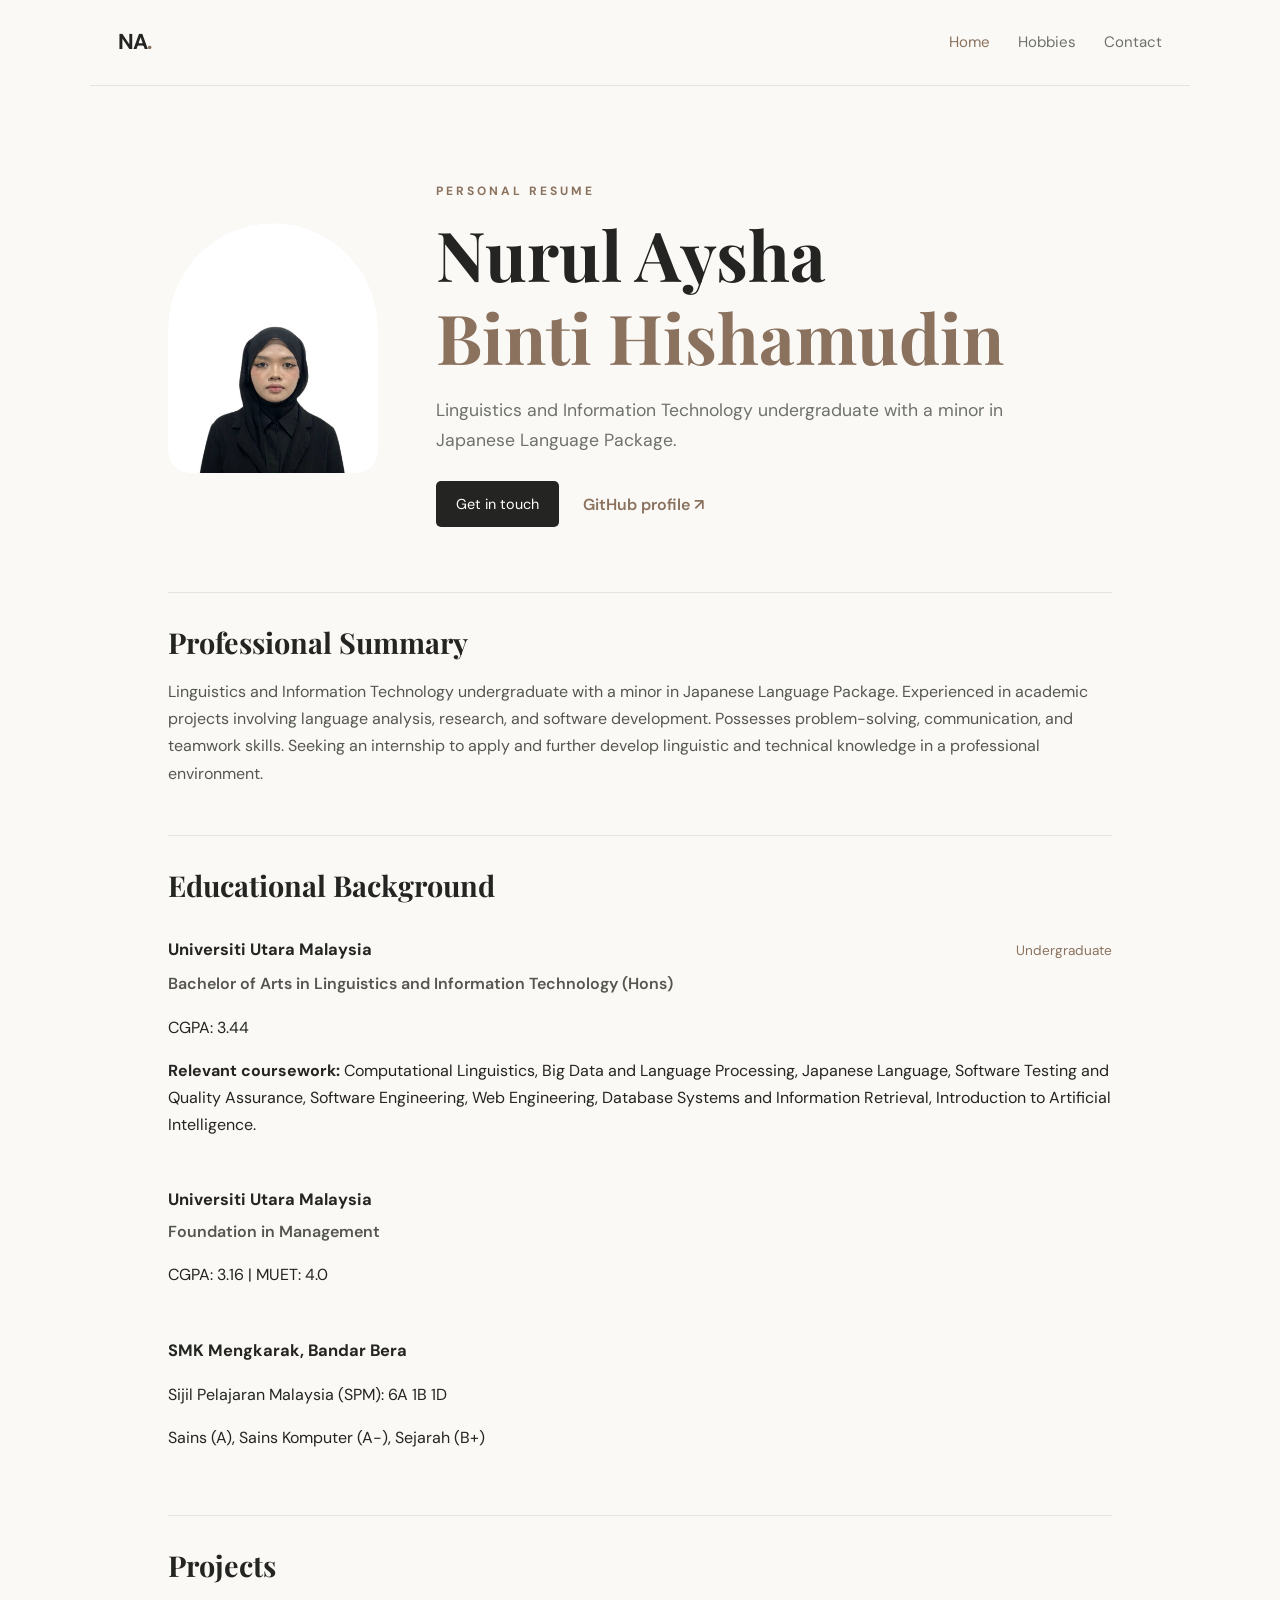
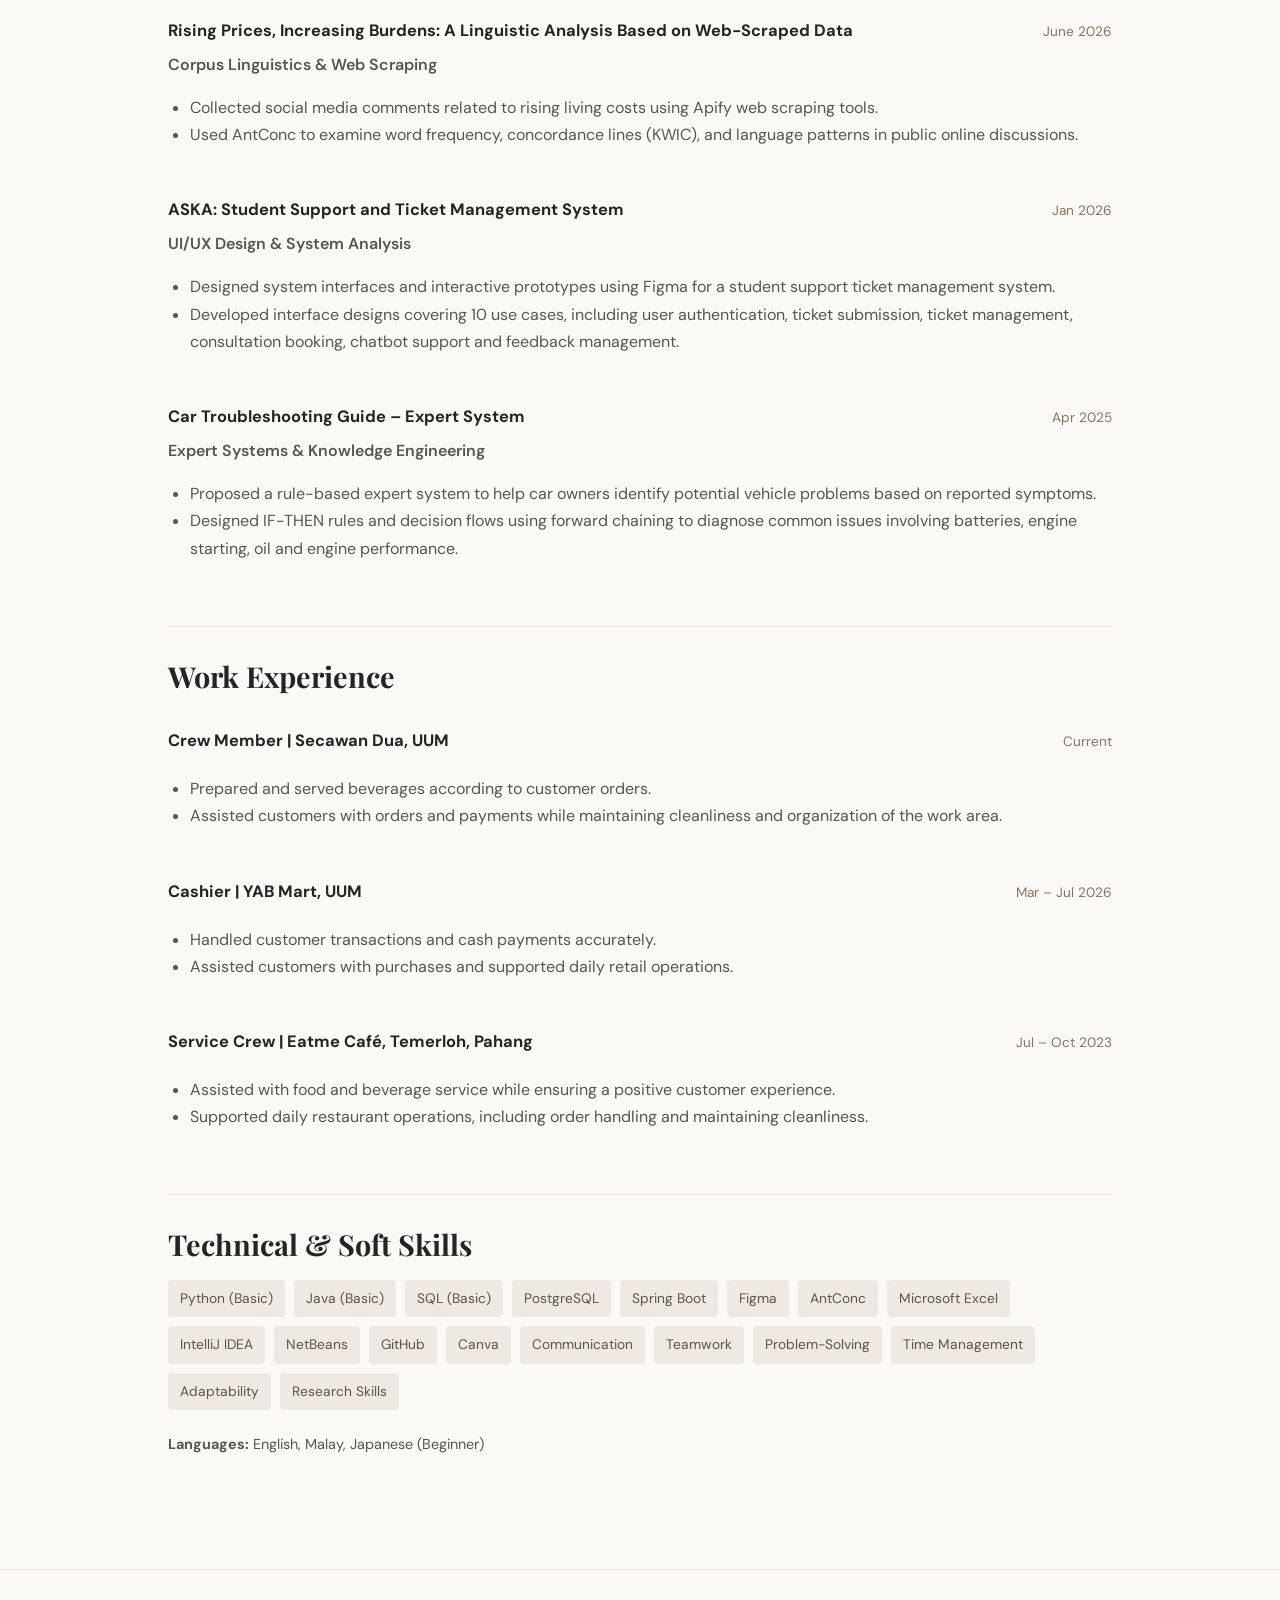
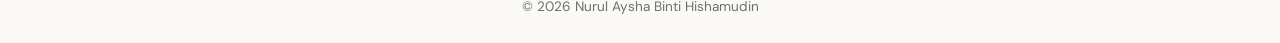
<file: index.html>
<!DOCTYPE html>
<html lang="en">
<head>
  <meta charset="UTF-8">
  <meta name="viewport" content="width=device-width, initial-scale=1.0">
  <title>Nurul Aysha | Resume</title>
  <link rel="stylesheet" href="style.css">
</head>
<body>
  <header class="site-header">
    <a class="brand" href="index.html">NA<span>.</span></a>
    <nav aria-label="Main navigation">
      <a class="active" href="index.html">Home</a>
      <a href="hobbies.html">Hobbies</a>
      <a href="contact.html">Contact</a>
    </nav>
  </header>

  <main class="container">
    <section class="hero">
      <div class="hero-photo"><img class="profile-photo" src="profile.jpeg" alt="Profile photo of Nurul Aysha"></div>
      <div>
        <p class="eyebrow">PERSONAL RESUME</p>
        <h1>Nurul Aysha<br><span>Binti Hishamudin</span></h1>
        <p class="intro">Linguistics and Information Technology undergraduate with a minor in Japanese Language Package.</p>
        <div class="hero-links">
          <a class="button" href="contact.html">Get in touch</a>
          <a class="text-link" href="https://github.com/ayshanurul68-mrt" target="_blank" rel="noopener">GitHub profile ↗</a>
        </div>
      </div>
    </section>

    <section class="section">
      <h2>Professional Summary</h2>
      <p>Linguistics and Information Technology undergraduate with a minor in Japanese Language Package. Experienced in academic projects involving language analysis, research, and software development. Possesses problem-solving, communication, and teamwork skills. Seeking an internship to apply and further develop linguistic and technical knowledge in a professional environment.</p>
    </section>

    <section class="section">
      <h2>Educational Background</h2>
      <article class="item">
        <div class="item-heading"><h3>Universiti Utara Malaysia</h3><span>Undergraduate</span></div>
        <p class="subheading">Bachelor of Arts in Linguistics and Information Technology (Hons)</p>
        <p>CGPA: 3.44</p>
        <p><strong>Relevant coursework:</strong> Computational Linguistics, Big Data and Language Processing, Japanese Language, Software Testing and Quality Assurance, Software Engineering, Web Engineering, Database Systems and Information Retrieval, Introduction to Artificial Intelligence.</p>
      </article>
      <article class="item">
        <h3>Universiti Utara Malaysia</h3>
        <p class="subheading">Foundation in Management</p>
        <p>CGPA: 3.16 | MUET: 4.0</p>
      </article>
      <article class="item">
        <h3>SMK Mengkarak, Bandar Bera</h3>
        <p>Sijil Pelajaran Malaysia (SPM): 6A 1B 1D</p>
        <p>Sains (A), Sains Komputer (A-), Sejarah (B+)</p>
      </article>
    </section>

    <section class="section">
      <h2>Projects</h2>
      <article class="item">
        <div class="item-heading"><h3>Rising Prices, Increasing Burdens: A Linguistic Analysis Based on Web-Scraped Data</h3><span>June 2026</span></div>
        <p class="subheading">Corpus Linguistics &amp; Web Scraping</p>
        <ul><li>Collected social media comments related to rising living costs using Apify web scraping tools.</li><li>Used AntConc to examine word frequency, concordance lines (KWIC), and language patterns in public online discussions.</li></ul>
      </article>
      <article class="item">
        <div class="item-heading"><h3>ASKA: Student Support and Ticket Management System</h3><span>Jan 2026</span></div>
        <p class="subheading">UI/UX Design &amp; System Analysis</p>
        <ul><li>Designed system interfaces and interactive prototypes using Figma for a student support ticket management system.</li><li>Developed interface designs covering 10 use cases, including user authentication, ticket submission, ticket management, consultation booking, chatbot support and feedback management.</li></ul>
      </article>
      <article class="item">
        <div class="item-heading"><h3>Car Troubleshooting Guide – Expert System</h3><span>Apr 2025</span></div>
        <p class="subheading">Expert Systems &amp; Knowledge Engineering</p>
        <ul><li>Proposed a rule-based expert system to help car owners identify potential vehicle problems based on reported symptoms.</li><li>Designed IF-THEN rules and decision flows using forward chaining to diagnose common issues involving batteries, engine starting, oil and engine performance.</li></ul>
      </article>
    </section>

    <section class="section">
      <h2>Work Experience</h2>
      <article class="item"><div class="item-heading"><h3>Crew Member | Secawan Dua, UUM</h3><span>Current</span></div><ul><li>Prepared and served beverages according to customer orders.</li><li>Assisted customers with orders and payments while maintaining cleanliness and organization of the work area.</li></ul></article>
      <article class="item"><div class="item-heading"><h3>Cashier | YAB Mart, UUM</h3><span>Mar – Jul 2026</span></div><ul><li>Handled customer transactions and cash payments accurately.</li><li>Assisted customers with purchases and supported daily retail operations.</li></ul></article>
      <article class="item"><div class="item-heading"><h3>Service Crew | Eatme Café, Temerloh, Pahang</h3><span>Jul – Oct 2023</span></div><ul><li>Assisted with food and beverage service while ensuring a positive customer experience.</li><li>Supported daily restaurant operations, including order handling and maintaining cleanliness.</li></ul></article>
    </section>

    <section class="section">
      <h2>Technical &amp; Soft Skills</h2>
      <div class="tag-list"><span>Python (Basic)</span><span>Java (Basic)</span><span>SQL (Basic)</span><span>PostgreSQL</span><span>Spring Boot</span><span>Figma</span><span>AntConc</span><span>Microsoft Excel</span><span>IntelliJ IDEA</span><span>NetBeans</span><span>GitHub</span><span>Canva</span><span>Communication</span><span>Teamwork</span><span>Problem-Solving</span><span>Time Management</span><span>Adaptability</span><span>Research Skills</span></div>
      <p class="small-note"><strong>Languages:</strong> English, Malay, Japanese (Beginner)</p>
    </section>
  </main>
  <footer>© 2026 Nurul Aysha Binti Hishamudin</footer>
</body>
</html>
</file>
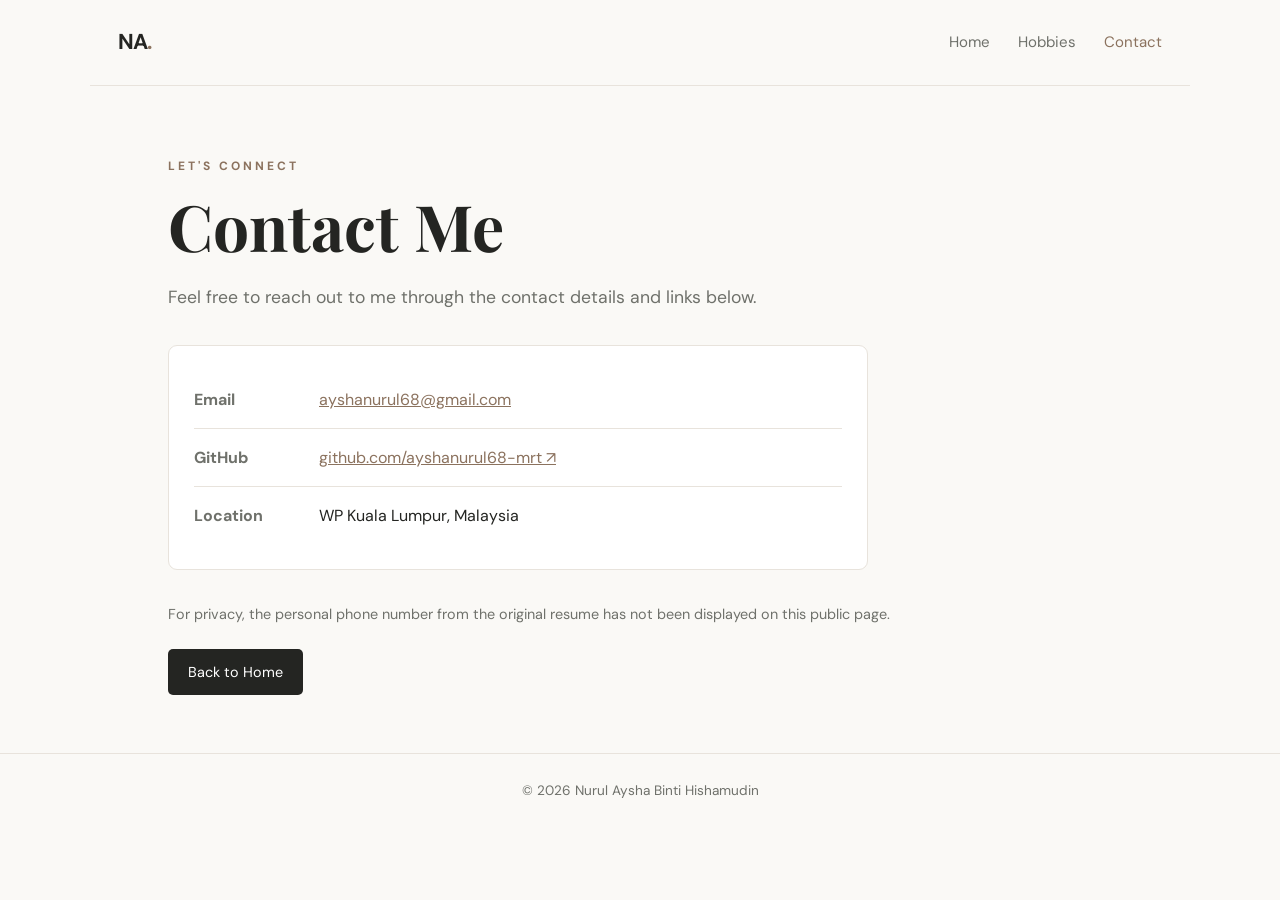
<file: contact.html>
<!DOCTYPE html>
<html lang="en">
<head>
  <meta charset="UTF-8">
  <meta name="viewport" content="width=device-width, initial-scale=1.0">
  <title>Contact | Nurul Aysha</title>
  <link rel="stylesheet" href="style.css">
</head>
<body>
  <header class="site-header">
    <a class="brand" href="index.html">NA<span>.</span></a>
    <nav aria-label="Main navigation">
      <a href="index.html">Home</a><a href="hobbies.html">Hobbies</a><a class="active" href="contact.html">Contact</a>
    </nav>
  </header>
  <main class="container page-content">
    <p class="eyebrow">LET'S CONNECT</p>
    <h1>Contact Me</h1>
    <p class="intro">Feel free to reach out to me through the contact details and links below.</p>
    <section class="contact-card">
      <div class="contact-row"><span class="contact-label">Email</span><a href="mailto:ayshanurul68@gmail.com">ayshanurul68@gmail.com</a></div>
      <div class="contact-row"><span class="contact-label">GitHub</span><a href="https://github.com/ayshanurul68-mrt" target="_blank" rel="noopener">github.com/ayshanurul68-mrt ↗</a></div>
      <div class="contact-row"><span class="contact-label">Location</span><span>WP Kuala Lumpur, Malaysia</span></div>
    </section>
    <p class="small-note">For privacy, the personal phone number from the original resume has not been displayed on this public page.</p>
    <a class="button" href="index.html">Back to Home</a>
  </main>
  <footer>© 2026 Nurul Aysha Binti Hishamudin</footer>
</body>
</html>
</file>
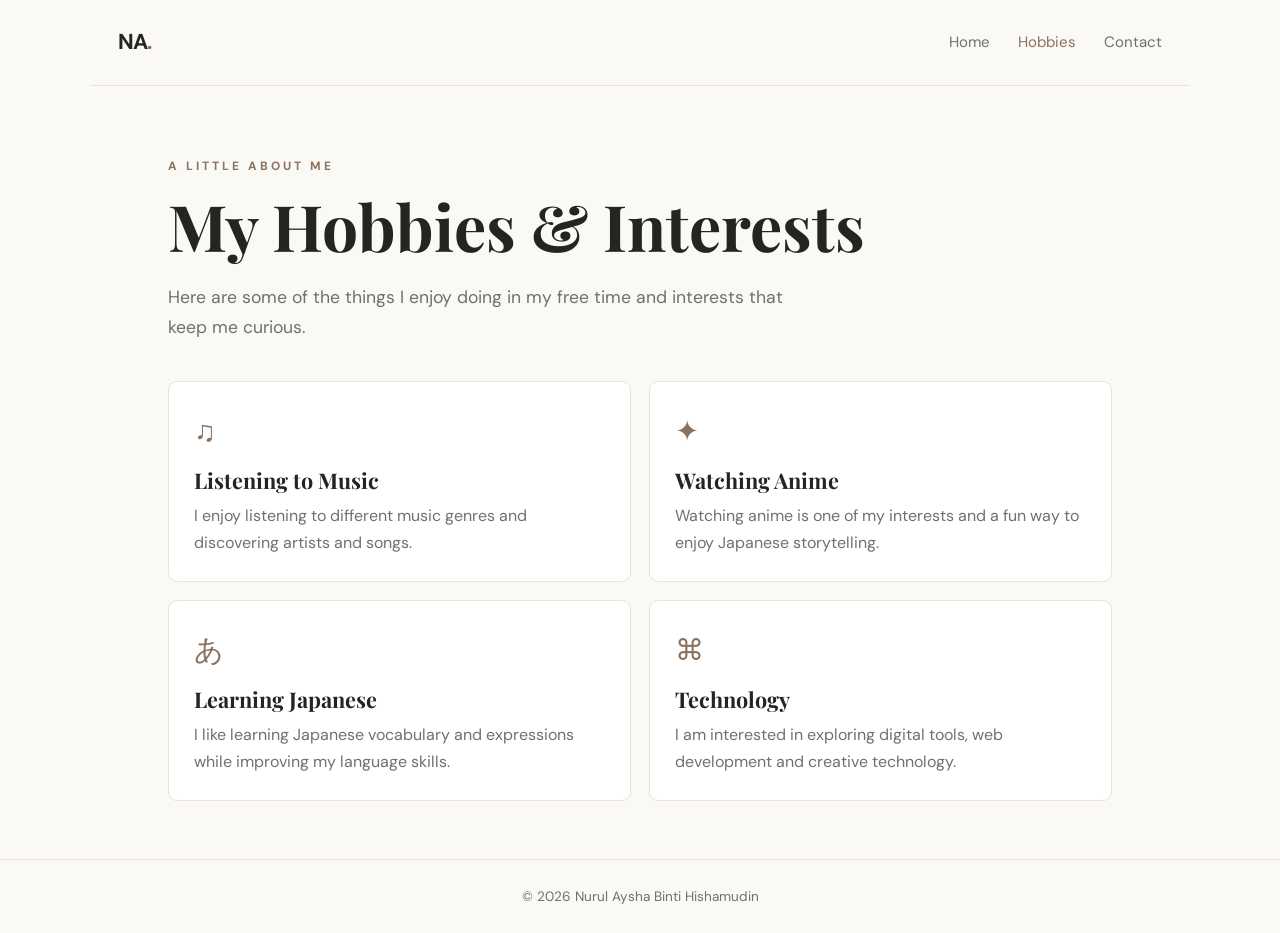
<file: hobbies.html>
<!DOCTYPE html>
<html lang="en">
<head>
  <meta charset="UTF-8">
  <meta name="viewport" content="width=device-width, initial-scale=1.0">
  <title>Hobbies | Nurul Aysha</title>
  <link rel="stylesheet" href="style.css">
</head>
<body>
  <header class="site-header">
    <a class="brand" href="index.html">NA<span>.</span></a>
    <nav aria-label="Main navigation">
      <a href="index.html">Home</a><a class="active" href="hobbies.html">Hobbies</a><a href="contact.html">Contact</a>
    </nav>
  </header>
  <main class="container page-content">
    <p class="eyebrow">A LITTLE ABOUT ME</p>
    <h1>My Hobbies &amp; Interests</h1>
    <p class="intro">Here are some of the things I enjoy doing in my free time and interests that keep me curious.</p>
    <div class="hobby-grid">
      <article class="hobby-card"><div class="hobby-icon">♫</div><h2>Listening to Music</h2><p>I enjoy listening to different music genres and discovering artists and songs.</p></article>
      <article class="hobby-card"><div class="hobby-icon">✦</div><h2>Watching Anime</h2><p>Watching anime is one of my interests and a fun way to enjoy Japanese storytelling.</p></article>
      <article class="hobby-card"><div class="hobby-icon">あ</div><h2>Learning Japanese</h2><p>I like learning Japanese vocabulary and expressions while improving my language skills.</p></article>
      <article class="hobby-card"><div class="hobby-icon">⌘</div><h2>Technology</h2><p>I am interested in exploring digital tools, web development and creative technology.</p></article>
    </div>
  </main>
  <footer>© 2026 Nurul Aysha Binti Hishamudin</footer>
</body>
</html>
</file>
<file: style.css>
@import url('https://fonts.googleapis.com/css2?family=DM+Sans:wght@400;500;600;700&family=Playfair+Display:wght@600;700&display=swap');
:root{--ink:#242522;--muted:#6f716b;--accent:#8b725e;--paper:#faf9f6;--line:#e8e3dc;--card:#fff}
*{box-sizing:border-box}
body{margin:0;background:var(--paper);color:var(--ink);font-family:'DM Sans',Arial,sans-serif;line-height:1.7}
.site-header{max-width:1100px;margin:auto;padding:24px 28px;display:flex;justify-content:space-between;align-items:center;border-bottom:1px solid var(--line)}
.brand{font-weight:700;font-size:1.35rem;color:var(--ink);text-decoration:none;letter-spacing:-1px}.brand span{color:var(--accent)}
nav{display:flex;gap:28px}nav a{color:var(--muted);text-decoration:none;font-size:.94rem}nav a:hover,nav a.active{color:var(--accent)}
.container{max-width:1000px;margin:0 auto;padding:58px 28px}
.hero{display:grid;grid-template-columns:220px 1fr;gap:48px;align-items:center;padding:25px 0 65px}
.hero-photo{width:210px;height:250px;background:#eee8e0;border-radius:110px 110px 22px 22px;overflow:hidden;display:flex;align-items:center;justify-content:center}
.profile-photo{width:100%;height:100%;object-fit:cover;object-position:top}.profile-placeholder{font-family:'Playfair Display',serif;font-size:3rem;color:var(--accent)}
.eyebrow{font-size:.75rem;letter-spacing:3px;color:var(--accent);font-weight:700}
h1,h2{font-family:'Playfair Display',Georgia,serif;line-height:1.2}h1{font-size:clamp(2.5rem,6vw,4.3rem);margin:10px 0 18px}h1 span{color:var(--accent)}h2{font-size:1.8rem;margin:0 0 18px}h3{font-size:1.03rem;margin:0 0 4px}
.intro{font-size:1.1rem;color:var(--muted);max-width:650px}.hero .intro{max-width:570px}
.hero-links{display:flex;align-items:center;gap:24px;margin-top:25px}
.button{display:inline-block;background:var(--ink);color:white;text-decoration:none;padding:11px 20px;border-radius:5px;font-size:.9rem}.button:hover{background:var(--accent)}
.text-link{color:var(--accent);text-decoration:none;font-weight:600}
.section{padding:32px 0;border-top:1px solid var(--line)}.section>p{color:#55574f}
.item{padding:16px 0}.item-heading{display:flex;justify-content:space-between;gap:20px;align-items:baseline}.item-heading span{font-size:.85rem;color:var(--accent);white-space:nowrap}.subheading{font-weight:600;color:#55574f;margin:2px 0}
ul{padding-left:22px;color:#55574f}.tag-list{display:flex;flex-wrap:wrap;gap:9px}.tag-list span{background:#eee9e2;color:#625344;padding:7px 12px;border-radius:4px;font-size:.86rem}.small-note{font-size:.9rem;color:var(--muted);margin:22px 0}
.page-content{min-height:72vh}.page-content h1{font-size:clamp(2.6rem,6vw,4rem)}
.hobby-grid{display:grid;grid-template-columns:repeat(2,1fr);gap:18px;margin-top:38px}.hobby-card,.contact-card{background:var(--card);border:1px solid var(--line);border-radius:9px;padding:25px}.hobby-icon{font-size:1.8rem;color:var(--accent)}.hobby-card h2{font-size:1.35rem;margin:12px 0 8px}.hobby-card p{color:var(--muted);margin:0}
.contact-card{max-width:700px;margin:32px 0}.contact-row{display:grid;grid-template-columns:110px 1fr;gap:15px;padding:15px 0;border-bottom:1px solid var(--line)}.contact-row:last-child{border:0}.contact-label{font-weight:700;color:var(--muted)}.contact-row a{color:var(--accent);overflow-wrap:anywhere}
footer{text-align:center;border-top:1px solid var(--line);padding:25px;color:var(--muted);font-size:.85rem}
@media(max-width:650px){.site-header{padding:18px 20px}nav{gap:14px}.container{padding:38px 20px}.hero{grid-template-columns:1fr;gap:25px}.hero-photo{width:165px;height:195px}.hobby-grid{grid-template-columns:1fr}.item-heading{display:block}.item-heading span{display:block}.contact-row{grid-template-columns:1fr;gap:3px}}
</file>
